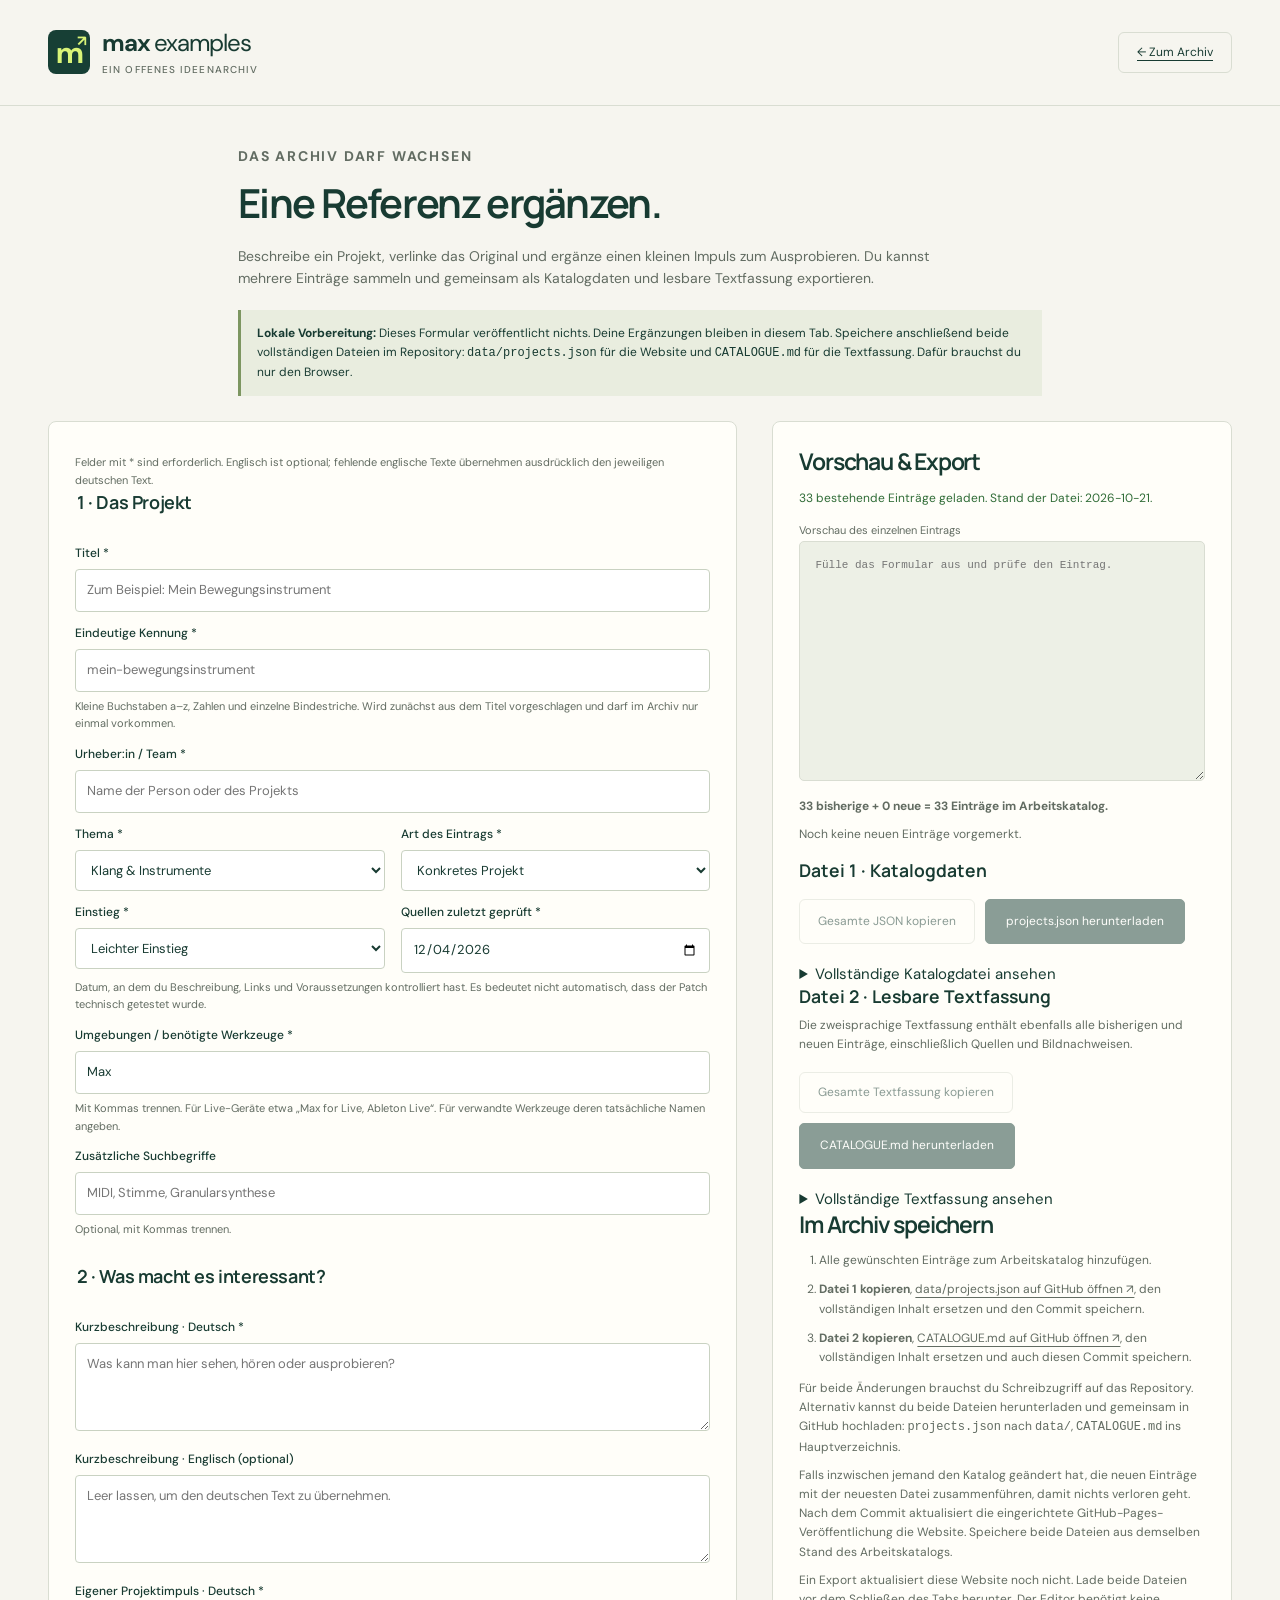
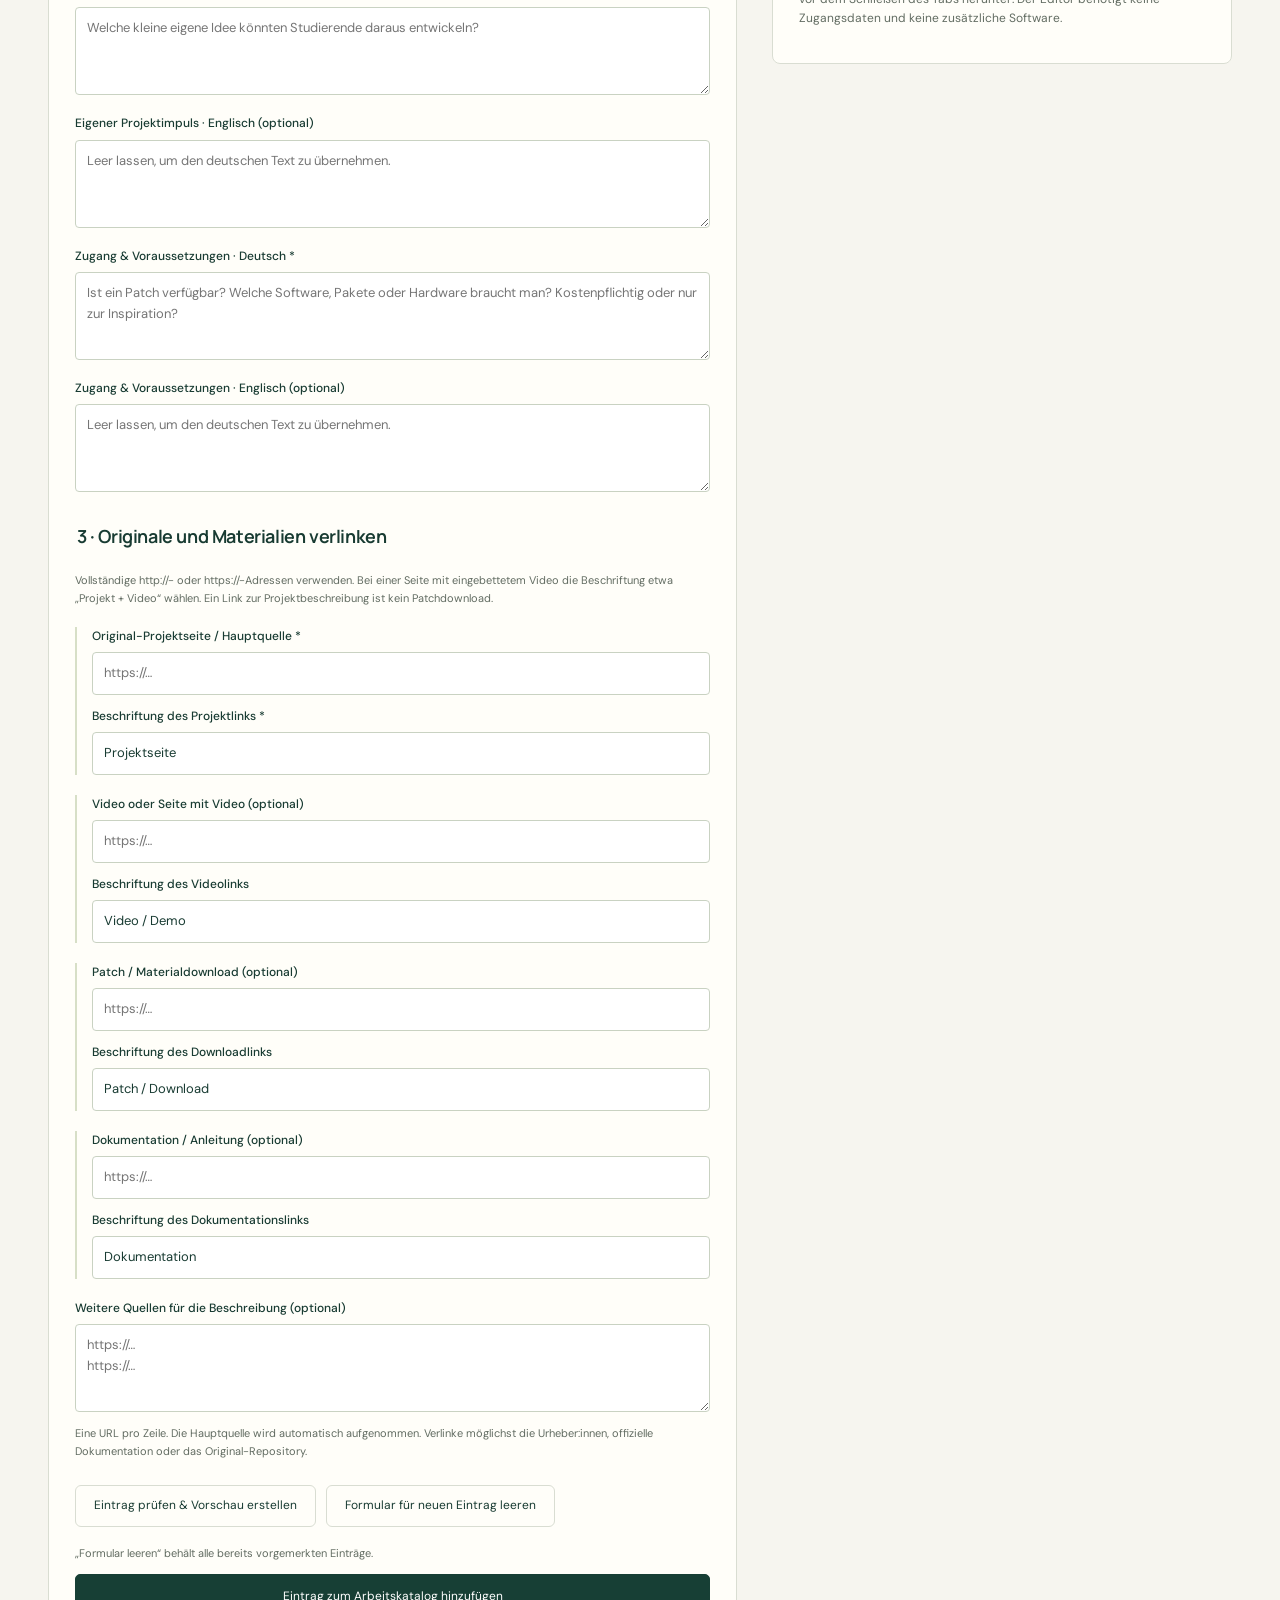
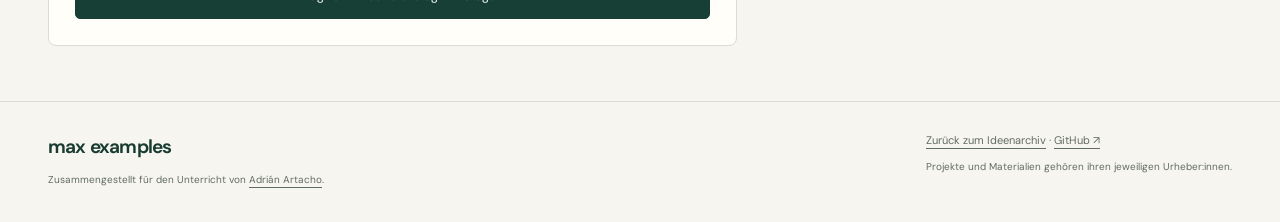
<file: editor.html>
<!doctype html>
<html lang="de">
<head>
  <meta charset="utf-8">
  <meta name="viewport" content="width=device-width, initial-scale=1">
  <meta name="description" content="Neue Projekte und Ressourcen für Max Examples vorbereiten und als vollständige Katalogdatei exportieren.">
  <meta name="theme-color" content="#173f35">
  <title>Eintrag ergänzen — Max Examples</title>
  <link rel="icon" href="assets/favicon.svg" type="image/svg+xml">
  <link rel="stylesheet" href="assets/styles.css">
  <script src="assets/editor.js" type="module"></script>
</head>
<body>
  <a class="skip-link" href="#entry-form">Zum Formular</a>
  <header class="site-header wrap">
    <a class="wordmark" href="./" aria-label="Max Examples — Startseite"><span class="patch-logo" aria-hidden="true">m<span>↗</span></span><span>max<span class="wordmark-light">examples</span><span class="wordmark-caption">Ein offenes Ideenarchiv</span></span></a>
    <nav aria-label="Hauptnavigation"><a class="outline-button" href="./">← Zum Archiv</a></nav>
  </header>
  <main>
    <section class="editor-intro wrap" aria-labelledby="editor-title">
      <p class="eyebrow">DAS ARCHIV DARF WACHSEN</p>
      <h1 id="editor-title">Eine Referenz ergänzen.</h1>
      <p>Beschreibe ein Projekt, verlinke das Original und ergänze einen kleinen Impuls zum Ausprobieren. Du kannst mehrere Einträge sammeln und gemeinsam als Katalogdaten und lesbare Textfassung exportieren.</p>
      <div class="editor-notice"><strong>Lokale Vorbereitung:</strong> Dieses Formular veröffentlicht nichts. Deine Ergänzungen bleiben in diesem Tab. Speichere anschließend beide vollständigen Dateien im Repository: <code>data/projects.json</code> für die Website und <code>CATALOGUE.md</code> für die Textfassung. Dafür brauchst du nur den Browser.</div>
    </section>

    <div class="editor-layout wrap">
      <form class="editor-form" id="entry-form">
        <p class="field-help">Felder mit * sind erforderlich. Englisch ist optional; fehlende englische Texte übernehmen ausdrücklich den jeweiligen deutschen Text.</p>
        <fieldset>
          <legend>1 · Das Projekt</legend>
          <label for="entry-title">Titel *</label>
          <input id="entry-title" name="title" required maxlength="180" placeholder="Zum Beispiel: Mein Bewegungsinstrument" autocomplete="off">
          <label for="entry-id">Eindeutige Kennung *</label>
          <input id="entry-id" name="id" required pattern="[a-z0-9]+(-[a-z0-9]+)*" maxlength="90" placeholder="mein-bewegungsinstrument" aria-describedby="id-help" autocomplete="off" spellcheck="false">
          <p class="field-help" id="id-help">Kleine Buchstaben a–z, Zahlen und einzelne Bindestriche. Wird zunächst aus dem Titel vorgeschlagen und darf im Archiv nur einmal vorkommen.</p>
          <label for="entry-creator">Urheber:in / Team *</label>
          <input id="entry-creator" name="creator" required maxlength="240" placeholder="Name der Person oder des Projekts">
          <div class="field-pair">
            <div><label for="entry-category">Thema *</label><select id="entry-category" name="category" required><option value="sound">Klang &amp; Instrumente</option><option value="generative">Generative Musik</option><option value="visual">Visuals &amp; Video</option><option value="interaction">Bewegung &amp; Interaktion</option><option value="spatial">Klang im Raum</option><option value="performance">Performance &amp; Bühne</option></select></div>
            <div><label for="entry-kind">Art des Eintrags *</label><select id="entry-kind" name="kind" required><option value="project">Konkretes Projekt</option><option value="tool">Werkzeug / Toolkit</option><option value="resource">Sammlung / Lernressource</option></select></div>
          </div>
          <div class="field-pair">
            <div><label for="entry-level">Einstieg *</label><select id="entry-level" name="level" required><option value="beginner">Leichter Einstieg</option><option value="intermediate">Mit Vorkenntnissen</option><option value="advanced">Vertiefung</option><option value="inspiration">Zum Inspirieren</option></select></div>
            <div><label for="entry-verified">Quellen zuletzt geprüft *</label><input id="entry-verified" name="verified" type="date" required aria-describedby="verified-help"></div>
          </div>
          <p class="field-help" id="verified-help">Datum, an dem du Beschreibung, Links und Voraussetzungen kontrolliert hast. Es bedeutet nicht automatisch, dass der Patch technisch getestet wurde.</p>
          <label for="entry-environment">Umgebungen / benötigte Werkzeuge *</label>
          <input id="entry-environment" name="environment" required value="Max" placeholder="Max, Jitter" aria-describedby="environment-help">
          <p class="field-help" id="environment-help">Mit Kommas trennen. Für Live-Geräte etwa „Max for Live, Ableton Live“. Für verwandte Werkzeuge deren tatsächliche Namen angeben.</p>
          <label for="entry-tags">Zusätzliche Suchbegriffe</label>
          <input id="entry-tags" name="tags" placeholder="MIDI, Stimme, Granularsynthese" aria-describedby="tags-help">
          <p class="field-help" id="tags-help">Optional, mit Kommas trennen.</p>
        </fieldset>

        <fieldset>
          <legend>2 · Was macht es interessant?</legend>
          <label for="entry-summary-de">Kurzbeschreibung · Deutsch *</label>
          <textarea id="entry-summary-de" name="summary_de" required maxlength="1500" placeholder="Was kann man hier sehen, hören oder ausprobieren?"></textarea>
          <label for="entry-summary-en">Kurzbeschreibung · Englisch (optional)</label>
          <textarea id="entry-summary-en" name="summary_en" maxlength="1500" placeholder="Leer lassen, um den deutschen Text zu übernehmen."></textarea>
          <label for="entry-idea-de">Eigener Projektimpuls · Deutsch *</label>
          <textarea id="entry-idea-de" name="idea_de" required maxlength="1500" placeholder="Welche kleine eigene Idee könnten Studierende daraus entwickeln?"></textarea>
          <label for="entry-idea-en">Eigener Projektimpuls · Englisch (optional)</label>
          <textarea id="entry-idea-en" name="idea_en" maxlength="1500" placeholder="Leer lassen, um den deutschen Text zu übernehmen."></textarea>
          <label for="entry-access-de">Zugang &amp; Voraussetzungen · Deutsch *</label>
          <textarea id="entry-access-de" name="access_de" required maxlength="1500" placeholder="Ist ein Patch verfügbar? Welche Software, Pakete oder Hardware braucht man? Kostenpflichtig oder nur zur Inspiration?"></textarea>
          <label for="entry-access-en">Zugang &amp; Voraussetzungen · Englisch (optional)</label>
          <textarea id="entry-access-en" name="access_en" maxlength="1500" placeholder="Leer lassen, um den deutschen Text zu übernehmen."></textarea>
        </fieldset>

        <fieldset>
          <legend>3 · Originale und Materialien verlinken</legend>
          <p class="field-help">Vollständige http://- oder https://-Adressen verwenden. Bei einer Seite mit eingebettetem Video die Beschriftung etwa „Projekt + Video“ wählen. Ein Link zur Projektbeschreibung ist kein Patchdownload.</p>
          <div class="link-fields">
            <label for="project-url">Original-Projektseite / Hauptquelle *</label>
            <input id="project-url" name="project_url" type="url" required placeholder="https://…">
            <label for="project-label">Beschriftung des Projektlinks *</label>
            <input id="project-label" name="project_label" required value="Projektseite" maxlength="90">
          </div>
          <div class="link-fields">
            <label for="video-url">Video oder Seite mit Video (optional)</label>
            <input id="video-url" name="video_url" type="url" placeholder="https://…">
            <label for="video-label">Beschriftung des Videolinks</label>
            <input id="video-label" name="video_label" value="Video / Demo" maxlength="90">
          </div>
          <div class="link-fields">
            <label for="patch-url">Patch / Materialdownload (optional)</label>
            <input id="patch-url" name="patch_url" type="url" placeholder="https://…">
            <label for="patch-label">Beschriftung des Downloadlinks</label>
            <input id="patch-label" name="patch_label" value="Patch / Download" maxlength="90">
          </div>
          <div class="link-fields">
            <label for="docs-url">Dokumentation / Anleitung (optional)</label>
            <input id="docs-url" name="docs_url" type="url" placeholder="https://…">
            <label for="docs-label">Beschriftung des Dokumentationslinks</label>
            <input id="docs-label" name="docs_label" value="Dokumentation" maxlength="90">
          </div>
          <label for="entry-sources">Weitere Quellen für die Beschreibung (optional)</label>
          <textarea id="entry-sources" name="sources" placeholder="https://…&#10;https://…" aria-describedby="sources-help"></textarea>
          <p class="field-help" id="sources-help">Eine URL pro Zeile. Die Hauptquelle wird automatisch aufgenommen. Verlinke möglichst die Urheber:innen, offizielle Dokumentation oder das Original-Repository.</p>
        </fieldset>

        <div class="editor-actions"><button id="preview-entry" class="outline-button" type="submit" disabled>Eintrag prüfen &amp; Vorschau erstellen</button><button id="new-entry" class="outline-button" type="button">Formular für neuen Eintrag leeren</button></div>
        <p class="field-help">„Formular leeren“ behält alle bereits vorgemerkten Einträge.</p>
        <p id="form-status" class="editor-status" role="status" aria-live="polite"></p>
        <button id="stage-entry" class="solid-button" type="button" disabled>Eintrag zum Arbeitskatalog hinzufügen</button>
      </form>

      <aside class="editor-output" aria-labelledby="output-title">
        <h2 id="output-title">Vorschau &amp; Export</h2>
        <p id="load-status" class="editor-status" role="status" aria-live="polite">Der aktuelle Katalog wird geladen …</p>
        <button id="reload-catalogue" class="outline-button" type="button" hidden>Erneut laden</button>
        <label for="entry-preview" class="field-help">Vorschau des einzelnen Eintrags</label>
        <textarea id="entry-preview" readonly spellcheck="false" placeholder="Fülle das Formular aus und prüfe den Eintrag."></textarea>
        <p id="fallback-note" hidden></p>
        <p><strong id="working-count">Noch kein Arbeitskatalog geladen.</strong></p>
        <p id="staged-empty">Noch keine neuen Einträge vorgemerkt.</p>
        <ul id="staged-list" aria-label="Neu vorgemerkte Einträge"></ul>
        <h3>Datei 1 · Katalogdaten</h3>
        <div class="editor-actions"><button id="copy-catalogue" class="outline-button" type="button" disabled>Gesamte JSON kopieren</button><button id="download-catalogue" class="solid-button" type="button" disabled>projects.json herunterladen</button></div>
        <p id="export-status" class="editor-status" role="status" aria-live="polite"></p>
        <details id="full-output-details"><summary>Vollständige Katalogdatei ansehen</summary><label for="catalogue-preview" class="sr-only">Vollständige projects.json</label><textarea id="catalogue-preview" readonly spellcheck="false"></textarea></details>
        <h3>Datei 2 · Lesbare Textfassung</h3>
        <p>Die zweisprachige Textfassung enthält ebenfalls alle bisherigen und neuen Einträge, einschließlich Quellen und Bildnachweisen.</p>
        <div class="editor-actions"><button id="copy-markdown" class="outline-button" type="button" disabled>Gesamte Textfassung kopieren</button><button id="download-markdown" class="solid-button" type="button" disabled>CATALOGUE.md herunterladen</button></div>
        <p id="markdown-export-status" class="editor-status" role="status" aria-live="polite"></p>
        <details id="markdown-output-details"><summary>Vollständige Textfassung ansehen</summary><label for="markdown-preview" class="sr-only">Vollständige CATALOGUE.md</label><textarea id="markdown-preview" readonly spellcheck="false"></textarea></details>
        <h2>Im Archiv speichern</h2>
        <ol>
          <li>Alle gewünschten Einträge zum Arbeitskatalog hinzufügen.</li>
          <li><strong>Datei 1 kopieren</strong>, <a href="https://github.com/AdrianArtacho/max-examples/edit/main/data/projects.json" id="github-edit" target="_blank" rel="noopener noreferrer">data/projects.json auf GitHub öffnen ↗</a>, den vollständigen Inhalt ersetzen und den Commit speichern.</li>
          <li><strong>Datei 2 kopieren</strong>, <a href="https://github.com/AdrianArtacho/max-examples/edit/main/CATALOGUE.md" id="github-edit-markdown" target="_blank" rel="noopener noreferrer">CATALOGUE.md auf GitHub öffnen ↗</a>, den vollständigen Inhalt ersetzen und auch diesen Commit speichern.</li>
        </ol>
        <p>Für beide Änderungen brauchst du Schreibzugriff auf das Repository. Alternativ kannst du beide Dateien herunterladen und gemeinsam in GitHub hochladen: <code>projects.json</code> nach <code>data/</code>, <code>CATALOGUE.md</code> ins Hauptverzeichnis.</p>
        <p>Falls inzwischen jemand den Katalog geändert hat, die neuen Einträge mit der neuesten Datei zusammenführen, damit nichts verloren geht. Nach dem Commit aktualisiert die eingerichtete GitHub-Pages-Veröffentlichung die Website. Speichere beide Dateien aus demselben Stand des Arbeitskatalogs.</p>
        <p class="field-help">Ein Export aktualisiert diese Website noch nicht. Lade beide Dateien vor dem Schließen des Tabs herunter. Der Editor benötigt keine Zugangsdaten und keine zusätzliche Software.</p>
        <noscript><p>Für dieses Formular ist JavaScript erforderlich. Du kannst <a href="https://github.com/AdrianArtacho/max-examples/edit/main/data/projects.json">data/projects.json direkt auf GitHub bearbeiten</a>.</p></noscript>
      </aside>
    </div>
  </main>
  <footer class="site-footer wrap"><div><a href="./" class="footer-brand">max examples</a><p>Zusammengestellt für den Unterricht von <a href="https://github.com/AdrianArtacho" target="_blank" rel="noopener noreferrer">Adrián Artacho</a>.</p></div><div><a href="./">Zurück zum Ideenarchiv</a> · <a href="https://github.com/AdrianArtacho/max-examples" target="_blank" rel="noopener noreferrer">GitHub ↗</a><p>Projekte und Materialien gehören ihren jeweiligen Urheber:innen.</p></div></footer>
</body>
</html>
</file>
<file: assets/styles.css>
@import url('https://fonts.googleapis.com/css2?family=DM+Sans:wght@400;450;500;550;600;650;700&family=Manrope:wght@400;500;600;650;700;750;800&display=swap');

:root{--paper:#f6f5ef;--ink:#183b32;--muted:#626c62;--line:#d9ddd2;--green:#173f35;--lime:#d9f478;--white:#fffef9;--font:'DM Sans',system-ui,sans-serif;--display:'Manrope',system-ui,sans-serif}
*{box-sizing:border-box}html{scroll-behavior:smooth;scroll-padding-top:24px}body{margin:0;background:var(--paper);color:var(--ink);font-family:var(--font);font-size:15px;line-height:1.6}button,input,select,textarea{font:inherit}button,a,input,select,textarea,summary{-webkit-tap-highlight-color:transparent}button,a{touch-action:manipulation}button{cursor:pointer}button:disabled{cursor:not-allowed;opacity:.5}a{color:inherit;text-decoration-thickness:1px;text-underline-offset:4px}button:focus-visible,a:focus-visible,input:focus-visible,select:focus-visible,textarea:focus-visible,summary:focus-visible{outline:3px solid #337864;outline-offset:4px}button{color:inherit}button svg{pointer-events:none}h1,h2,h3,p{margin:0}h1,h2,h3{font-family:var(--display);font-weight:650;line-height:1.2}h2{font-size:32px;letter-spacing:-1.2px}.wrap{max-width:1280px;margin-inline:auto;padding-inline:48px}.sr-only{position:absolute;width:1px;height:1px;padding:0;overflow:hidden;clip:rect(0,0,0,0);white-space:nowrap;border:0}.skip-link{position:fixed;top:-80px;left:12px;z-index:30;padding:12px 20px;background:var(--green);color:white}.skip-link:focus{top:10px}[hidden]{display:none!important}
.site-header{display:flex;align-items:center;justify-content:space-between;min-height:106px;border-bottom:1px solid var(--line);gap:24px}.wordmark{display:flex;gap:12px;align-items:center;text-decoration:none;font-size:24px;letter-spacing:-1px;font-weight:700;line-height:1.1}.wordmark-light{font-weight:400;margin-left:4px}.wordmark-caption{display:block;margin-top:7px;color:var(--muted);font-size:10px;font-weight:500;letter-spacing:1.1px;text-transform:uppercase}.patch-logo{width:42px;height:44px;background:var(--green);color:var(--lime);border-radius:8px;display:flex;justify-content:center;align-items:center;font-size:30px;position:relative}.patch-logo>span{font-size:15px;position:absolute;right:4px;top:3px}.site-header nav{display:flex;align-items:center;gap:28px}.quiet-link{text-decoration:none;font-size:13px}.quiet-link:hover{color:#3f7963}.language-switch{display:flex;background:#e9ece2;border-radius:6px;padding:3px;gap:3px}.language-switch button{border:0;background:transparent;padding:5px 9px;border-radius:4px;font-size:11px;font-weight:700}.language-switch button[aria-pressed=true]{background:var(--green);color:white}
.intro{display:grid;grid-template-columns:1.5fr 1fr;gap:80px;padding-top:57px;padding-bottom:56px;align-items:center}.eyebrow{font-size:10px;font-weight:700;letter-spacing:1.8px;line-height:1.5}.status-dot{display:inline-block;width:6px;height:6px;border-radius:50%;background:#598855;margin-right:6px;vertical-align:middle}.intro h1{font-size:clamp(35px,4.3vw,57px);letter-spacing:-2.7px;line-height:1.13;margin-top:20px}.intro h1 em{font-style:normal;color:#6c8560}.intro-description{margin-top:21px;max-width:510px;font-size:15px;line-height:1.8;color:var(--muted)}.text-arrow{margin-top:24px;display:inline-flex;gap:25px;font-size:13px;font-weight:600;text-decoration:none;border-bottom:1px solid #aab89e;padding-bottom:3px}.idea-panel{background:var(--green);color:#f4f5e9;padding:26px 30px 25px;position:relative;overflow:hidden;border-radius:3px;transform:rotate(1deg)}.panel-top{display:flex;justify-content:space-between;font-size:9px;letter-spacing:1.5px;color:#c6d4bc;font-weight:600}.panel-top>span:last-child{font-size:19px;line-height:1}.idea-heading{font-family:var(--display);font-size:30px;line-height:1.22;letter-spacing:-1px;margin:16px 0;color:var(--lime);font-weight:500}.patch-chain{display:flex;align-items:center;width:87%;margin:19px 0 17px}.patch-chain>span{border:1px solid #79927c;padding:3px 12px;font:12px ui-monospace,monospace}.patch-chain>i{height:1px;background:#79927c;flex:1;position:relative}.patch-chain>i:before,.patch-chain>i:after{content:'';display:block;width:4px;height:4px;position:absolute;top:-2px;background:var(--lime)}.patch-chain>i:after{right:0}.idea-panel>p:last-of-type{font-size:12px;line-height:1.7;max-width:310px;color:#d3dfce}.surprise-button{display:flex;justify-content:space-between;gap:20px;align-items:center;width:100%;border:0;border-top:1px solid #4a6857;background:transparent;color:white;font-size:12px;margin-top:19px;padding:14px 0 0;text-align:left}.surprise-button:hover{color:var(--lime)}
.catalogue{padding-top:32px;padding-bottom:65px;border-top:1px solid var(--line)}.section-heading{display:flex;justify-content:space-between;align-items:end;gap:20px;margin-bottom:28px}.section-heading h2{margin-top:7px}.catalogue-stats{color:var(--muted);font-size:12px;text-align:right}.scope-tabs{display:flex;gap:30px;border-bottom:1px solid var(--line);margin-bottom:24px;overflow-x:auto}.scope-tabs button{border:0;border-bottom:2px solid transparent;padding:0 0 13px;background:none;white-space:nowrap;font-size:13px;color:var(--muted)}.scope-tabs button[aria-pressed=true]{border-color:var(--green);color:var(--ink);font-weight:700}.tab-count{font-size:10px;margin-left:8px;border-radius:4px;background:#e8ebdf;min-width:20px;padding:2px 5px}.search-row{display:flex;gap:12px}.search-box{display:flex;gap:11px;align-items:center;flex:1;background:var(--white);border:1px solid var(--line);padding:0 17px;border-radius:6px}.search-box>span{font-size:28px;line-height:1;transform:rotate(-15deg)}.search-box input{flex:1;min-width:0;border:0;padding:14px 0;background:transparent;font-size:13px;color:var(--ink);outline:none}.search-box:focus-within{outline:2px solid #648f71;outline-offset:2px}.search-box kbd{border:1px solid var(--line);padding:0 6px;border-radius:3px;color:#87917f;font-size:11px}.outline-button{padding:10px 18px;border:1px solid var(--line);background:transparent;font-size:12px;border-radius:6px}.outline-button:hover{border-color:#8b9d80;background:#edf0e5}.outline-button[aria-pressed=true]{background:var(--green);border-color:var(--green);color:white}#saved-count{font-size:10px;margin-left:5px;opacity:.8}.topics{display:flex;gap:8px;flex-wrap:wrap;margin:17px 0 19px}.topics button{padding:5px 12px;border:1px solid transparent;border-radius:5px;background:#e9eddf;font-size:11px}.topics button[aria-pressed=true]{background:var(--green);color:white}.topics button:hover{border-color:var(--green)}.topic-icon{margin-right:5px}.filter-row{display:flex;justify-content:space-between;gap:16px;align-items:center;padding:0 0 16px;border-bottom:1px solid var(--line)}.selects{display:flex;flex-wrap:wrap;gap:18px}.selects select{max-width:200px;font-size:11px;color:var(--muted);border:0;background:transparent;padding:5px 20px 5px 0}.view-actions{display:flex;gap:19px}.plain-button{background:transparent;border:0;padding:4px 0;font-size:11px;color:var(--muted)}.plain-button:hover{text-decoration:underline;text-underline-offset:4px;color:var(--ink)}.result-row{display:flex;justify-content:space-between;min-height:55px;align-items:center;font-size:11px;color:var(--muted);gap:12px}.project-grid{display:grid;grid-template-columns:repeat(3,minmax(0,1fr));gap:20px;align-items:start}.project-card{background:var(--white);border:1px solid #d8ded0;border-radius:8px;overflow:hidden;transition:box-shadow .15s,transform .15s;scroll-margin:25px}.project-card:hover{box-shadow:0 6px 19px #1c352309;transform:translateY(-2px)}.project-card.highlight{outline:3px solid #87a359;outline-offset:4px}.card-banner{height:92px;padding:17px 19px;display:flex;align-items:flex-start;justify-content:space-between;position:relative;overflow:hidden;background:var(--tint,#e8ecd9);color:var(--accent,#3e5b37)}.card-category{font:10px var(--font);letter-spacing:1.25px;text-transform:uppercase;font-weight:700;position:relative;z-index:1;max-width:70%}.category-drawing{position:absolute;width:155px;height:70px;bottom:-3px;right:20px;opacity:.6}.card-index{position:absolute;left:19px;bottom:14px;font:11px ui-monospace,monospace;opacity:.55}.save-button{border:1px solid #ffffffa0;border-radius:50%;width:28px;height:28px;background:#fff8;font-size:17px;line-height:1;position:relative;z-index:1;display:grid;place-items:center}.save-button[aria-pressed=true]{background:var(--green);color:var(--lime);border-color:var(--green)}.card-body{padding:20px 21px 0}.card-meta{display:flex;align-items:center;flex-wrap:wrap;gap:7px;margin-bottom:11px;font-size:9px;letter-spacing:.45px;text-transform:uppercase;font-weight:600;color:var(--muted)}.card-meta .level{border-left:1px solid #c6cebe;padding-left:7px}.project-card h2{font-size:21px;letter-spacing:-.7px;line-height:1.23}.card-creator{color:var(--muted);font-size:11px;margin-top:6px}.card-description{font-size:12px;line-height:1.75;margin:14px 0 15px;color:#4e5d4e}.card-links{display:flex;flex-wrap:wrap;gap:7px;margin-bottom:18px}.resource-link{font-size:10px;padding:5px 8px;border:1px solid var(--line);border-radius:4px;text-decoration:none;display:inline-flex;align-items:center;gap:5px;line-height:1.4}.resource-link:hover{background:#ecf0e3;border-color:#91a581}.resource-link.primary{background:var(--green);color:white;border-color:var(--green)}.card-details{border-top:1px solid var(--line);padding:0 21px}.card-details summary{cursor:pointer;padding:13px 0;list-style:none;display:flex;justify-content:space-between;font-size:10px;font-weight:600;gap:10px}.card-details summary::-webkit-details-marker{display:none}.card-details summary:after{content:'+';font-size:14px;line-height:1}.card-details[open] summary:after{content:'−'}.detail-section{margin:1px 0 15px}.detail-section h3{font-size:9px;letter-spacing:1.2px;text-transform:uppercase;margin:0 0 5px;color:#65804c}.detail-section p{font-size:12px;line-height:1.7;color:#4e5d4e}.source-list{font-size:10px;line-height:1.6;padding-left:15px;color:var(--muted);overflow-wrap:anywhere}.card-bottom{display:flex;justify-content:space-between;gap:10px;border-top:1px dashed var(--line);padding:12px 0;color:var(--muted);font-size:9px}.card-bottom a{max-width:100px;text-align:right}.source-date{font-size:9px;color:var(--muted)}.empty-state{text-align:center;padding:50px 20px 30px;background:#eef0e6;border-radius:6px}.empty-state>span{font-size:40px;color:#7d9364}.empty-state h2{font-size:24px;margin-bottom:12px}.empty-state p{color:var(--muted);margin-bottom:24px}.error-state{padding:30px;background:#f6e5dd;border-radius:6px;grid-column:1/-1}.error-state a{display:inline-block;margin-top:10px}.error-state button{margin-left:20px}
.how-section{background:#e9eddf;border-block:1px solid #dce1d3;padding:58px 0}.how-layout{display:grid;grid-template-columns:1fr 1fr;gap:95px}.how-layout h2{margin:16px 0 20px;font-size:31px}.how-layout>div>p:last-child{font-size:13px;line-height:1.8;color:var(--muted);max-width:410px}.steps{list-style:none;margin:0;padding:0}.steps li{display:flex;gap:20px;align-items:flex-start;margin-bottom:23px}.steps li:last-child{margin-bottom:0}.steps li>span{display:grid;place-items:center;width:29px;height:29px;flex-shrink:0;border:1px solid #a6b497;border-radius:50%;font-size:9px;margin-top:1px}.steps h3{font-size:15px;letter-spacing:-.3px;margin-bottom:7px}.steps p{color:var(--muted);font-size:12px;line-height:1.7}.contribute{display:flex;justify-content:space-between;align-items:center;gap:30px;padding-top:45px;padding-bottom:45px}.contribute h2{font-size:25px}.contribute p{font-size:12px;color:var(--muted);margin-top:10px}.solid-button{display:inline-flex;justify-content:center;align-items:center;background:var(--green);color:white;padding:12px 20px;font-size:12px;text-decoration:none;border:1px solid var(--green);border-radius:5px;white-space:nowrap}.solid-button:hover{background:#295448}.site-footer{border-top:1px solid var(--line);padding-top:30px;padding-bottom:35px;display:flex;justify-content:space-between;gap:60px;font-size:11px;color:var(--muted)}.site-footer>div:last-child{max-width:460px}.site-footer p{margin-top:8px;line-height:1.7;font-size:10px}.site-footer .small{font-size:9px}.footer-brand{font-size:19px;color:var(--ink);letter-spacing:-.8px;font-weight:650;text-decoration:none}#toast{position:fixed;bottom:24px;left:50%;transform:translateX(-50%);max-width:calc(100vw - 30px);padding:12px 22px;background:var(--green);color:white;z-index:50;font-size:13px;box-shadow:0 4px 25px #0003;border:1px solid #729164;border-radius:6px}dialog{border:1px solid var(--line);border-radius:9px;box-shadow:0 18px 100px #0003;color:var(--ink);background:var(--paper);padding:35px;max-width:560px;width:calc(100% - 40px)}dialog::backdrop{background:#15271d88}dialog h2{font-size:25px;margin:5px 0 15px}dialog p{font-size:13px;margin-bottom:15px}dialog input{width:100%;padding:12px;border:1px solid var(--line);background:white;margin-bottom:20px;min-width:0}.dialog-close{position:absolute;right:12px;top:8px;background:none;border:0;font-size:24px}
/* Editor shares the catalogue's typography and controls. */
.editor-intro{padding-top:40px;padding-bottom:25px;max-width:900px}.editor-intro h1{font-size:40px;letter-spacing:-1.7px;margin:12px 0 18px}.editor-intro p{color:var(--muted);font-size:14px;max-width:720px}.editor-layout{display:grid;grid-template-columns:minmax(0,1.5fr) minmax(0,1fr);gap:35px;align-items:start;padding-bottom:55px}.editor-form,.editor-output{padding:26px;background:var(--white);border:1px solid var(--line);border-radius:8px}.editor-form fieldset{border:0;padding:0;margin:0 0 25px}.editor-form legend{font:650 18px var(--display);margin-bottom:18px;letter-spacing:-.4px}.editor-form label{display:block;font-size:12px;margin:12px 0 6px;font-weight:500}.editor-form input:not([type=checkbox]),.editor-form textarea,.editor-form select{width:100%;padding:10px 11px;background:white;border:1px solid #c9d2c2;border-radius:4px;color:var(--ink);font-size:13px}.editor-form textarea{resize:vertical;min-height:88px}.editor-form .field-pair{display:grid;grid-template-columns:1fr 1fr;gap:16px}.field-help{font-size:11px;color:var(--muted);margin-top:6px}.editor-form .checkbox-label{font-weight:400;display:flex;gap:10px;align-items:flex-start}.editor-form .checkbox-label input{margin-top:5px}.editor-output{position:sticky;top:24px}.editor-output h2{font-size:23px;margin-bottom:13px}.editor-output p{font-size:12px;color:var(--muted);margin:9px 0}.editor-output textarea{width:100%;height:240px;resize:vertical;background:#edf0e6;padding:15px;border:1px solid var(--line);font:11px/1.6 ui-monospace,monospace;border-radius:5px;color:var(--ink)}.editor-actions{display:flex;gap:10px;flex-wrap:wrap;margin:18px 0}.editor-output ol{padding-left:20px;font-size:12px;color:var(--muted)}.editor-output ol li{margin:10px 0}.editor-status{font-size:12px;margin:12px 0;white-space:pre-line}.editor-status.error{color:#a34028}.editor-status.success{color:#306c37}.editor-output code{overflow-wrap:anywhere}.editor-notice{padding:14px 16px;background:#e9eddf;border-left:3px solid #7d9661;font-size:12px;margin-top:20px}.link-fields{border-left:2px solid #d7dfc7;padding-left:15px;margin:20px 0}.editor-form .solid-button{width:100%}.print-only{display:none}
@media(min-width:1440px){.wrap{max-width:1350px}.intro{gap:120px}.project-grid{gap:24px}.card-body{padding:23px 24px 0}.card-details{padding:0 24px}}
@media(max-width:1000px){.wrap{padding-inline:30px}.intro{gap:40px;grid-template-columns:1.3fr 1fr}.intro h1{font-size:44px;letter-spacing:-2px}.idea-panel{padding:23px}.site-header nav{gap:20px}.project-grid{grid-template-columns:repeat(2,minmax(0,1fr))}.how-layout{gap:45px}.card-description{font-size:13px}.editor-layout{grid-template-columns:1.3fr 1fr;gap:20px}}
@media(max-width:700px){.wrap{padding-inline:22px}.site-header{min-height:88px;gap:15px}.wordmark{font-size:21px;gap:9px}.wordmark-caption{font-size:8px}.patch-logo{width:35px;height:38px;font-size:25px}.site-header nav{gap:12px}.site-header nav>.quiet-link{display:none}.language-switch button{font-size:10px}.intro{grid-template-columns:1fr;gap:28px;padding-top:36px;padding-bottom:33px}.intro h1{font-size:43px}.intro-description{font-size:14px;max-width:540px}.idea-panel{transform:none;padding:20px 24px;display:grid;grid-template-columns:1fr 1fr;column-gap:25px}.panel-top{grid-column:1/-1;margin-bottom:14px}.idea-heading{font-size:23px;margin:0;grid-row:2/4}.patch-chain{margin:7px 0 13px;width:100%}.patch-chain>span{font-size:9px;padding:3px 7px}.idea-panel>p:last-of-type{font-size:11px}.surprise-button{grid-column:1/-1;margin-top:16px;padding-top:11px}.catalogue{padding-top:26px;padding-bottom:40px}.section-heading h2{font-size:28px}.section-heading .eyebrow{font-size:8px}.section-heading{align-items:center;margin-bottom:22px}.catalogue-stats{max-width:100px;font-size:10px}.scope-tabs{gap:20px}.scope-tabs button{font-size:11px}.tab-count{margin-left:4px;font-size:9px}.search-row{gap:8px}.search-box{padding:0 12px;gap:8px}.search-box input{font-size:12px}.search-box kbd{display:none}#saved-filter{font-size:10px;padding:9px}#saved-count{margin-left:0}.topics{gap:6px}.topics button{font-size:10px;padding:5px 8px}.filter-row{align-items:flex-start;flex-direction:column;gap:12px}.selects{width:100%;justify-content:space-between;gap:5px}.selects select{font-size:10px;max-width:135px;padding-right:4px}.view-actions{align-self:flex-end;gap:23px}.project-grid{gap:14px}.card-body{padding:17px 16px 0}.card-details{padding:0 16px}.card-banner{height:75px;padding:13px 16px}.category-drawing{width:115px;right:14px}.card-category{font-size:8px}.card-index{left:16px;font-size:9px}.project-card h2{font-size:19px}.card-description{font-size:12px}.card-meta{font-size:8px}.card-creator{font-size:10px}.resource-link{font-size:9px;padding:5px 6px}.how-section{padding:35px 0}.how-layout{grid-template-columns:1fr;gap:30px}.how-layout h2{font-size:28px}.how-layout>div>p:last-child{max-width:none}.steps p{font-size:13px}.contribute{align-items:flex-start;flex-direction:column;gap:20px;padding-block:30px}.contribute h2{font-size:23px}.site-footer{flex-direction:column;gap:20px;padding-block:25px}.editor-intro h1{font-size:34px}.editor-layout{grid-template-columns:1fr}.editor-output{position:static}.editor-form,.editor-output{padding:20px}}
@media(max-width:480px){.project-grid{grid-template-columns:1fr}.card-banner{height:80px}.project-card h2{font-size:24px}.card-description{font-size:13px}.card-meta{font-size:9px}.card-creator{font-size:11px}.resource-link{font-size:10px}.card-details summary{font-size:11px}.card-body{padding:20px 20px 0}.card-details{padding-inline:20px}.category-drawing{width:150px}.card-category{font-size:9px}.card-index{font-size:10px}.scope-tabs{gap:16px}.tab-count{display:none}.intro h1{font-size:38px}.idea-panel{gap:12px}.idea-heading{font-size:23px}.editor-form .field-pair{grid-template-columns:1fr;gap:0}}
@media(prefers-reduced-motion:reduce){html{scroll-behavior:auto}.project-card{transition:none}.project-card:hover{transform:none}}
@media print{@page{margin:15mm}body{font:10pt/1.45 system-ui,sans-serif;color:#111;background:white}.wrap{max-width:none;padding:0}.site-header{min-height:0;padding:0 0 10pt;border-bottom:1px solid #999}.site-header nav,.intro,.scope-tabs,.search-row,.topics,.filter-row,.view-actions,.how-section,.contribute,.site-footer,.save-button,.card-banner,.card-details summary,.card-bottom,#toast,#reset,.empty-state,dialog,.skip-link{display:none!important}.catalogue{border:0;padding:15pt 0}.section-heading{margin:0 0 10pt}.section-heading h2{font-size:20pt}.section-heading .eyebrow{display:none}.catalogue-stats{font-size:9pt}.result-row{min-height:20pt;margin-bottom:10pt}.project-grid{display:block}.project-card{box-shadow:none;border:1px solid #aaa;border-radius:0;margin-bottom:12pt;break-inside:avoid;transform:none}.card-body{padding:12pt 14pt 0}.card-meta{font-size:8pt}.project-card h2{font-size:16pt}.card-description,.detail-section p{font-size:9pt}.card-creator{font-size:8pt}.card-links{margin-bottom:9pt;gap:9pt}.resource-link{font-size:8pt;border:0;padding:0;background:none!important;color:#111!important;display:inline}.resource-link:after{content:' (' attr(href) ')';font-size:7pt;overflow-wrap:anywhere;word-break:break-all}.card-details{padding:8pt 14pt 0}.detail-section{margin-bottom:8pt}.detail-section h3{font-size:8pt}.wordmark{font-size:15pt}.patch-logo{display:none}.wordmark-caption{font-size:7pt}.print-only{display:block}}

/* Creator photographs remain linked to their original documentation. */
.card-photo{position:absolute;inset:0;width:100%;height:100%;object-fit:cover;object-position:center;z-index:0}
.has-photo:after{content:'';position:absolute;inset:0;background:linear-gradient(180deg,#0009,transparent 65%,#0009);pointer-events:none}
.has-photo .card-category,.has-photo .card-index{color:white;z-index:2;opacity:1}
.has-photo .save-button{z-index:3}.has-photo .category-drawing{visibility:hidden}
.photo-credit{position:absolute;bottom:9px;right:10px;z-index:3;color:white;font-size:8px;text-decoration:none;max-width:65%;text-align:right;background:#0006;padding:1px 4px}

@media print{.source-list{font-size:7pt;line-height:1.35;margin:3pt 0;padding-left:11pt}.source-list a:after{content:" (" attr(href) ")";overflow-wrap:anywhere;word-break:break-all}.source-date{font-size:7pt;margin-top:4pt!important}}

/* The public page begins with the archive; the entry editor keeps its own layout. */
.archive-page .catalogue{border:0;padding-top:24px;padding-bottom:38px}
.archive-topline{display:grid;grid-template-columns:minmax(0,1fr) auto auto;align-items:start;gap:20px;border-bottom:1px solid var(--line);margin-bottom:18px}
.archive-topline .scope-tabs{border:0;margin:0;gap:25px;flex-wrap:wrap;overflow:visible}
.archive-topline .scope-tabs button{padding:8px 0 12px}
.archive-topline .tab-count{background:none;padding:0;min-width:0}
.archive-topline .email-suggestion{padding:10px 0;color:var(--green);font-size:12px;text-underline-offset:3px}
.archive-topline .email-suggestion:hover{text-decoration-thickness:2px}
.archive-topline .language-switch{background:none;border-radius:0;padding:0;gap:2px}
.archive-topline .language-switch button{padding:8px 7px;background:none;color:var(--muted);border-radius:0;font-weight:500}
.archive-topline .language-switch button[aria-pressed=true]{color:var(--ink);font-weight:700;text-decoration:underline;text-underline-offset:5px}
.archive-page .search-box,.archive-page .outline-button{border-radius:2px}
.archive-page .search-box input{padding:11px 0}
.archive-page .topics{gap:6px 10px;margin:14px 0}
.archive-page .topics button{background:none;border-color:var(--line);border-radius:2px;padding:3px 9px}
.archive-page .topics button[aria-pressed=true]{background:var(--green);border-color:var(--green);color:white}
.archive-page .filter-row{border:0;padding-bottom:6px}
.archive-page .view-actions{flex-wrap:wrap}
.archive-page .view-actions a{text-decoration:none}
.archive-page .view-actions a:hover{text-decoration:underline}
.archive-page .result-row{min-height:40px}
.archive-page .site-footer{font-size:10px;padding-top:20px;padding-bottom:24px}
.archive-page .site-footer>div{max-width:48%}
.archive-page .empty-state{border-radius:0;background:none;padding:35px 20px}
.archive-page .empty-state h2{font-size:22px;letter-spacing:-.4px}
@media(max-width:700px){
  .archive-page .catalogue{padding-top:14px}
  .archive-topline{grid-template-columns:minmax(0,1fr) auto;gap:4px 12px;margin-bottom:14px}
  .archive-topline .scope-tabs{gap:0 16px}
  .archive-topline .scope-tabs button{padding:8px 0;font-size:11px}
  .archive-topline .email-suggestion{grid-column:1/-1;grid-row:2;justify-self:start;padding:4px 0 12px}
  .archive-topline .language-switch{grid-column:2;grid-row:1}
  .archive-page .view-actions{gap:18px;align-self:flex-start}
  .archive-page .site-footer>div{max-width:none}
}
@media print{
  .archive-page .catalogue{padding:0}
  .archive-topline{display:none}
  .archive-title{position:static;width:auto;height:auto;clip:auto;white-space:normal;overflow:visible;font-size:17pt;margin-bottom:10pt}
  .archive-page .project-card{border:0;border-top:1px solid #aaa;padding-top:4pt;margin-bottom:12pt}
  .archive-page .project-card h2{font-size:15pt}
  .archive-page .card-body{padding:8pt 0 0}
  .archive-page .card-description,.archive-page .detail-section p{font-size:9pt}
  .archive-page .resource-link,.archive-page .card-creator,.archive-page .card-meta{font-size:8pt}
  .archive-page .card-details{padding:7pt 0 0}
  .archive-page .detail-section h3{font-size:8pt}
}
</file>
